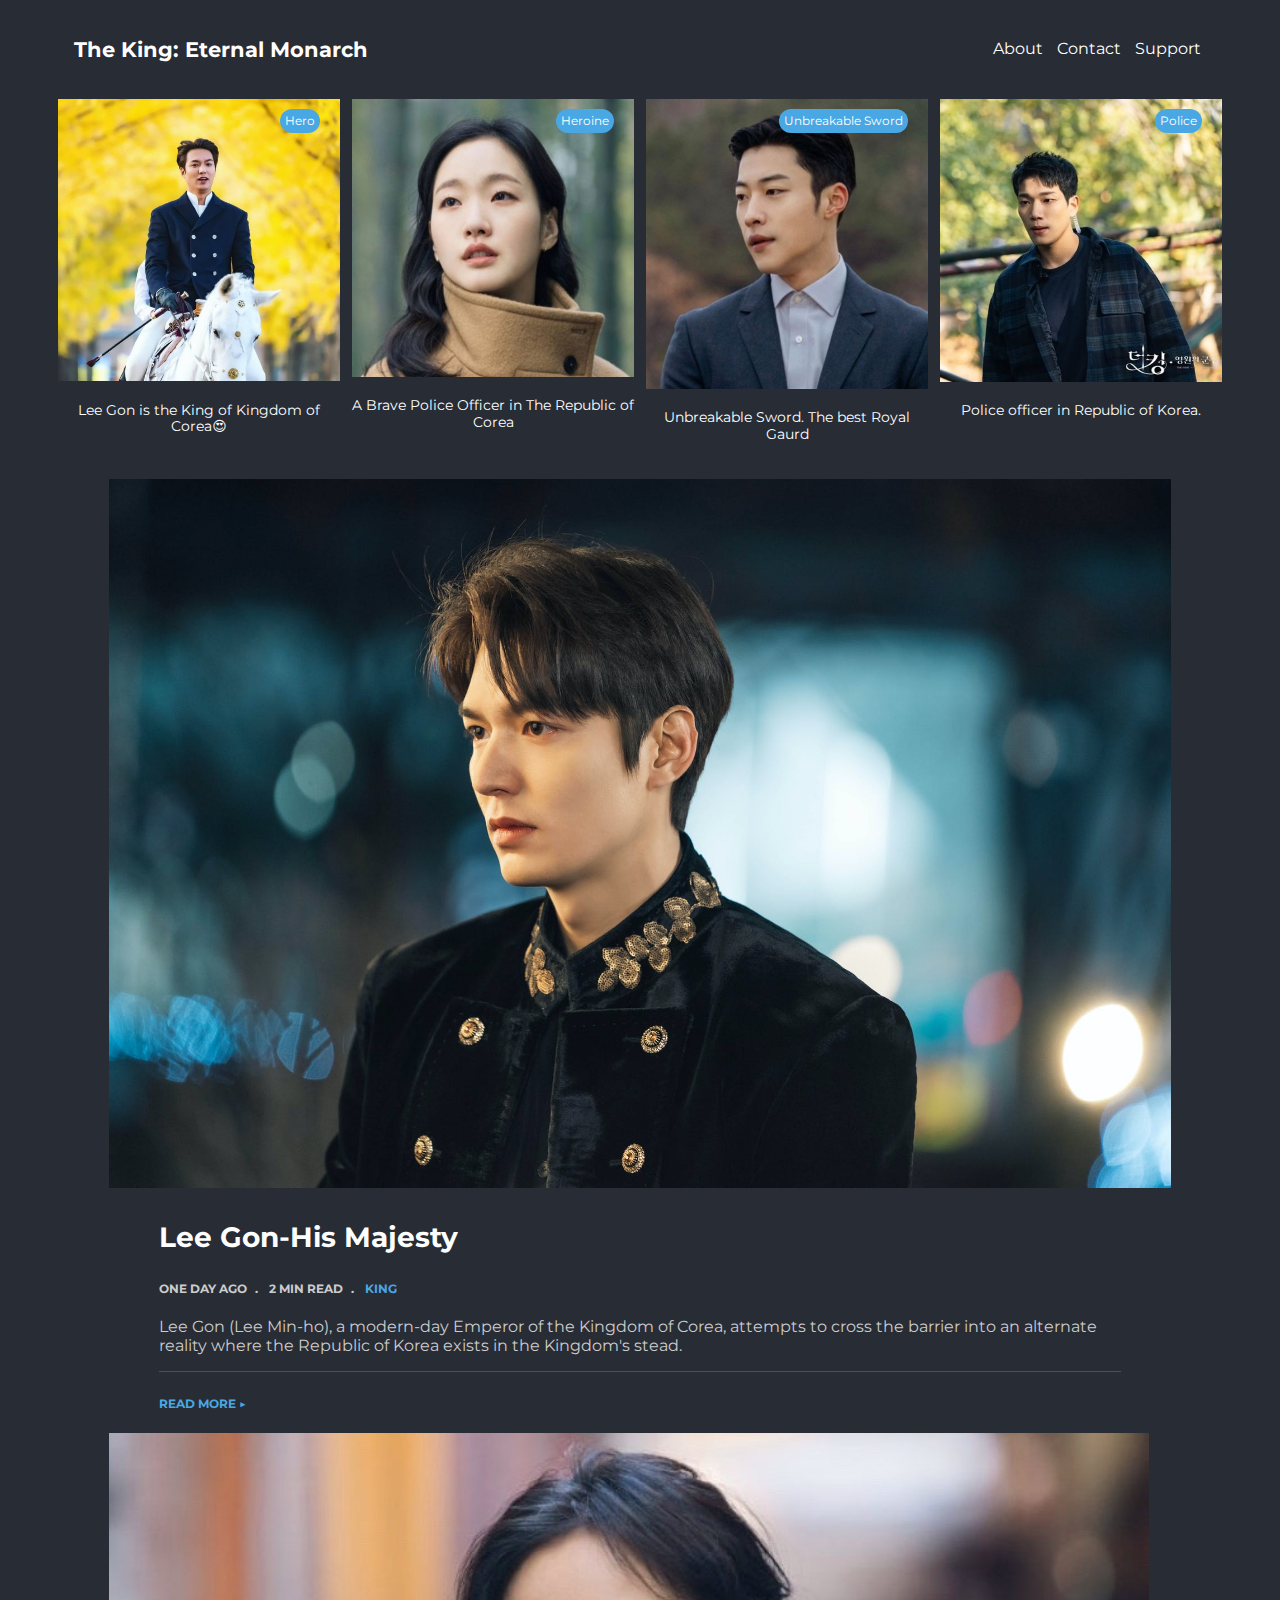
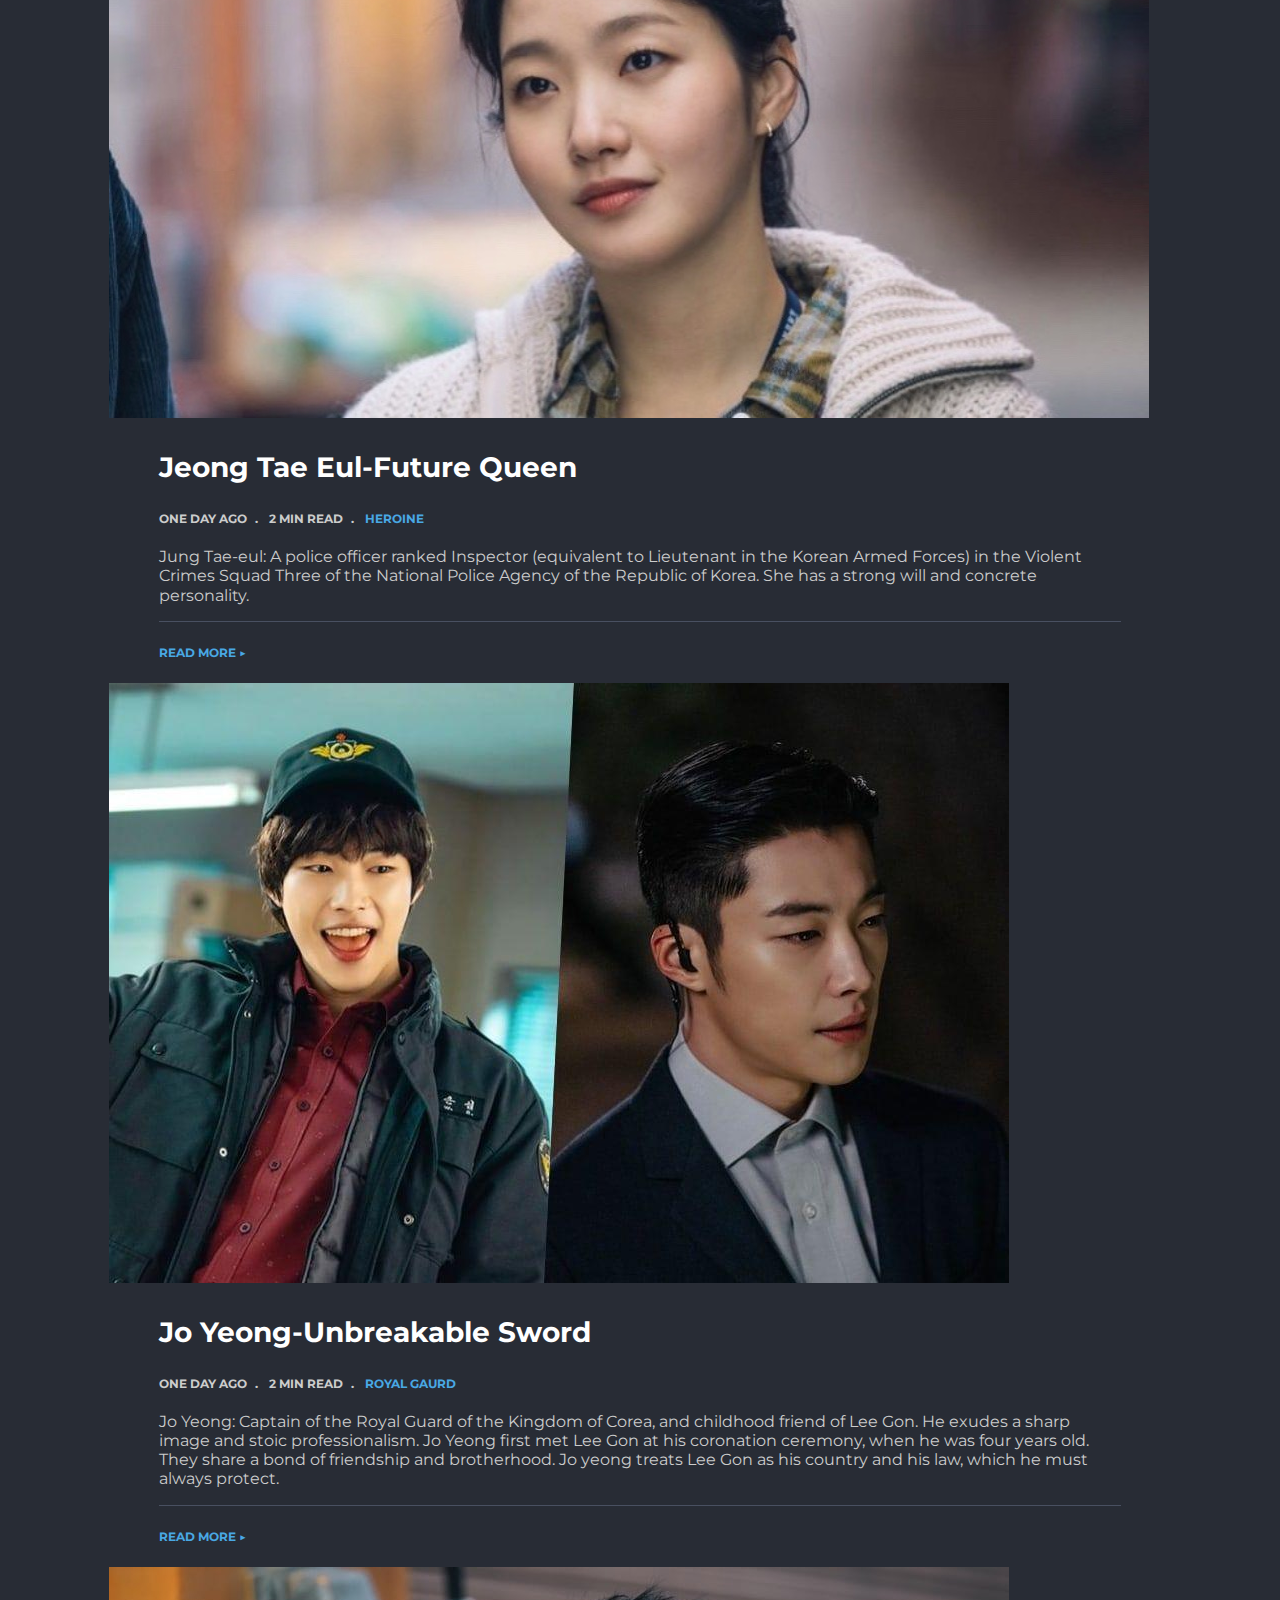
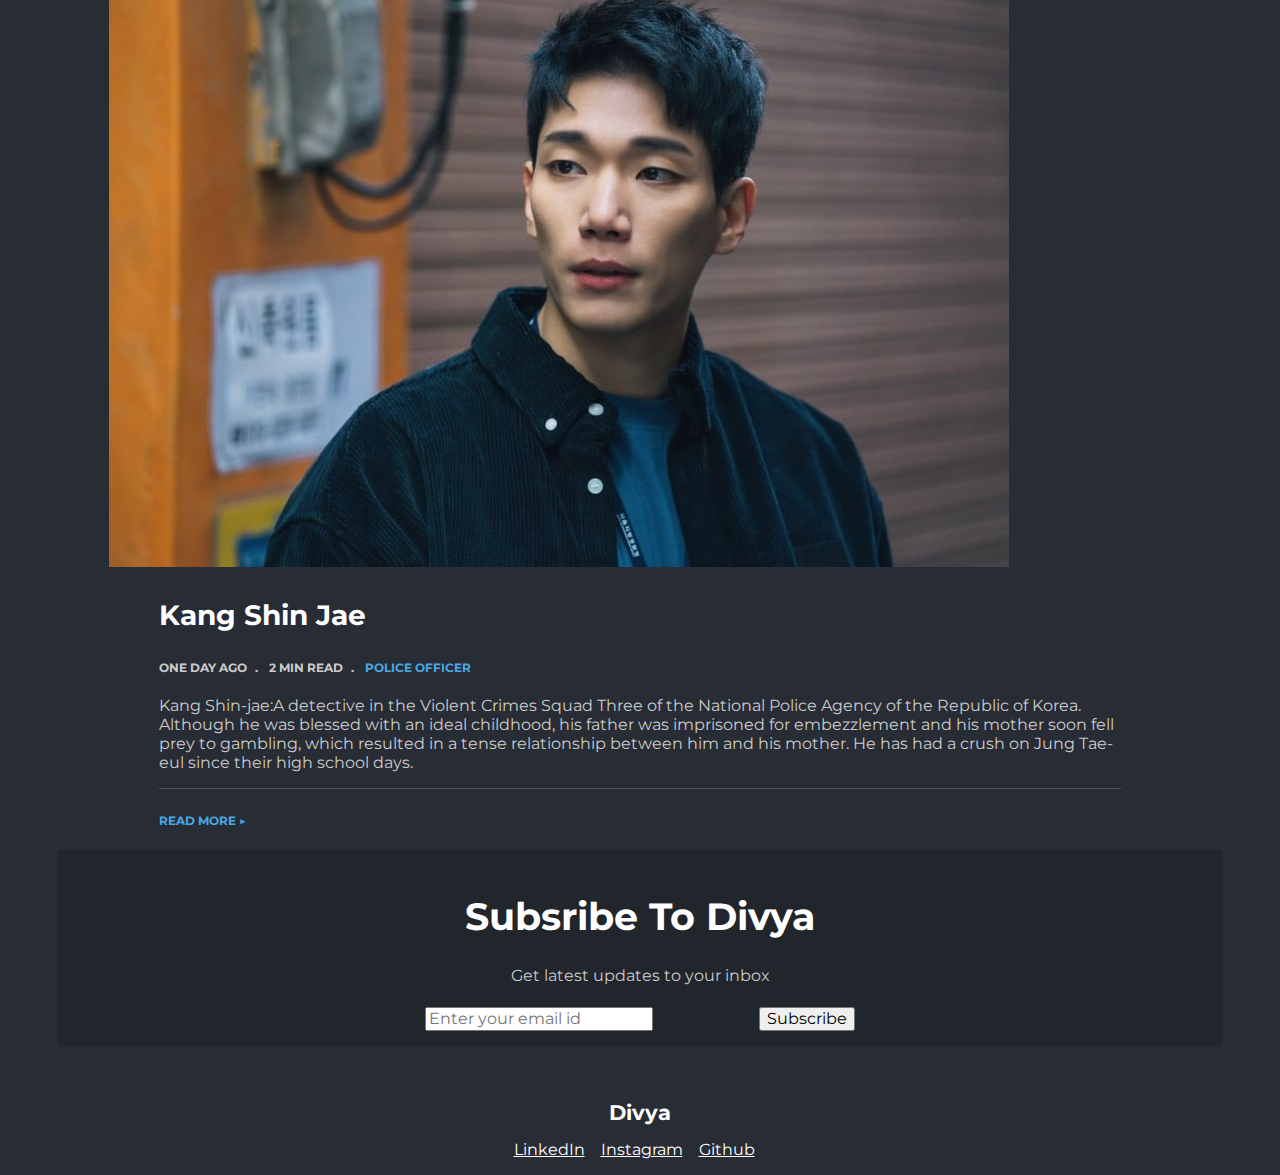
<file: index.html>
<!DOCTYPE html>
<html>
	<head>
		<meta charset="utf-8">
		<title>Personal Blog</title>
		<meta name="viewport" content="width=device-width, initial-scale=1.0" />
		<meta http-equiv="X-UA-Compatible" content="ie=edge" />
		<link
      href="https://fonts.googleapis.com/css?family=Montserrat:400,600,700&display=swap"
      rel="stylesheet"
    />
    <link rel="stylesheet" href="assets/styles/main.css" />
	</head>
	<body>
		<header class="header">
		   <nav class="nav">
		   <a href="/" class="logo">
		   	 The King: Eternal Monarch
		   </a>
		   <div class="nav-links">
	          <a href="#">About</a>
	          <a href="#">Contact</a>
	          <a href="#">Support</a>
           </div>
           </nav>
       </header>

       <section class="featured">
       	  <div class="featured__post">
	       	  <a href="post.html">
	       	  	<figure>
	       	  		<span class="tag">
	       	  			Hero
	       	  		</span>
	       	  		<img src="assets/images/image1.jpg" alt="Lee Gon-His Majesty">
	       	  		<figcaption>
	       	  			Lee Gon is the King of Kingdom of Corea😍
	       	  		</figcaption>
	       	  	</figure>
	       	  </a>
	       </div>
	       <div class="featured__post">
	       	  <a href="post.html">
	       	  	<figure>
	       	  		<span class="tag">
	       	  			Heroine
	       	  		</span>
	       	  		<img src="assets/images/image2.jpg" alt="Joeng Tae Eul">
	       	  		<figcaption>
	       	  			A Brave Police Officer in The Republic of Corea
	       	  		</figcaption>
	       	  	</figure>
	       	  </a>
	       	</div>
	       	  <div class="featured__post">
	       	  <a href="post.html">
	       	  	<figure>
	       	  		<span class="tag">
	       	  			Unbreakable Sword
	       	  		</span>
	       	  		<img src="assets/images/image3.jpg" alt="Yeong">
	       	  		<figcaption>
	       	  			Unbreakable Sword. The best Royal Gaurd
	       	  		</figcaption>
	       	  	</figure>
	       	  </a>
	       </div>
	       <div class="featured__post">
	       	  <a href="post.html">
	       	  	<figure>
	       	  		<span class="tag">
	       	  			Police
	       	  		</span>
	       	  		<img src="assets/images/image4.jpg" alt="Shin Jae">
	       	  		<figcaption>
	       	  			Police officer in Republic of Korea.
	       	  		</figcaption>
	       	  	</figure>
	       	  </a>
	       </div>
       </section>

       <section class="blog-posts">
       		<div class="blog-post__intro">
       			<a href="post.html">
       				<header>
       					<img src="assets/images/image7.jpg" alt="Lee Gon-His Majesty">
       					<h3 class="post-title">Lee Gon-His Majesty</h3>
			            <p class="post-metadata">
			              <span class="post-date">One Day Ago</span>
			              <span class="post-reading-duration">2 min read</span>
			              <span class="post-category">King</span>
			            </p>
       				</header>
       				<p class="post-content-intro">
            			Lee Gon (Lee Min-ho), a modern-day Emperor of the Kingdom of Corea, attempts to cross the barrier into an alternate reality where the Republic of Korea exists in the Kingdom's stead. 
          			</p>
       			</a>
       			 <a href="./post.html" class="read-more">Read more &#9654;</a>
       		</div>

       		<div class="blog-post__intro">
       			<a href="post.html">
       				<header>
       					<img src="assets/images/image6.jpg" alt="Jeong Tae Eul">
       					<h3 class="post-title">Jeong Tae Eul-Future Queen</h3>
			            <p class="post-metadata">
			              <span class="post-date">One Day Ago</span>
			              <span class="post-reading-duration">2 min read</span>
			              <span class="post-category">Heroine</span>
			            </p>
       				</header>
       				<p class="post-content-intro">
            			Jung Tae-eul: A police officer ranked Inspector (equivalent to Lieutenant in the Korean Armed Forces) in the Violent Crimes Squad Three of the National Police Agency of the Republic of Korea. She has a strong will and concrete personality.
          			</p>
       			</a>
       			 <a href="./post.html" class="read-more">Read more &#9654;</a>
       		</div>

       		<div class="blog-post__intro">
       			<a href="post.html">
       				<header>
       					<img src="assets/images/image8.jpg" alt="Jo Yeong">
       					<h3 class="post-title">Jo Yeong-Unbreakable Sword</h3>
			            <p class="post-metadata">
			              <span class="post-date">One Day Ago</span>
			              <span class="post-reading-duration">2 min read</span>
			              <span class="post-category">Royal Gaurd</span>
			            </p>
       				</header>
       				<p class="post-content-intro">
						Jo Yeong: Captain of the Royal Guard of the Kingdom of Corea, and childhood friend of Lee Gon. He exudes a sharp image and stoic professionalism. Jo Yeong first met Lee Gon at his coronation ceremony, when he was four years old. They share a bond of friendship and brotherhood. Jo yeong treats Lee Gon as his country and his law, which he must always protect.
          			</p>
       			</a>
       			 <a href="./post.html" class="read-more">Read more &#9654;</a>
       		</div>

       		<div class="blog-post__intro">
       			<a href="post.html">
       				<header>
       					<img src="assets/images/image5.jpg" alt="Jeong Tae Eul">
       					<h3 class="post-title">Kang Shin Jae</h3>
			            <p class="post-metadata">
			              <span class="post-date">One Day Ago</span>
			              <span class="post-reading-duration">2 min read</span>
			              <span class="post-category">Police Officer</span>
			            </p>
       				</header>
       				<p class="post-content-intro">
            			Kang Shin-jae:A detective in the Violent Crimes Squad Three of the National Police Agency of the Republic of Korea. Although he was blessed with an ideal childhood, his father was imprisoned for embezzlement and his mother soon fell prey to gambling, which resulted in a tense relationship between him and his mother. He has had a crush on Jung Tae-eul since their high school days.
          			</p>
       			</a>
       			 <a href="./post.html" class="read-more">Read more &#9654;</a>
       		</div>
       </section>

      
       	<section class="subscription-callout">
       		<h3>Subsribe To Divya</h3>
       		<p>Get latest updates to your inbox</p>
       	   <input type="email" placeholder="Enter your email id">
       		<button>Subscribe</button>	
       	</section>

       	<footer class="footer">
       		<a href="/" class="logo">Divya</a>
       		<div class="social-links">
        <a href="https://www.linkedin.com/in/kampalli-divya-17032000/">LinkedIn</a>
        <a href="https://www.instagram.com/_divya_chowdary_/">Instagram</a>
        <a href="https://github.com/DivyaKampalli">Github</a>
      </div>
       	</footer>
       

	</body>
</html>
</file>
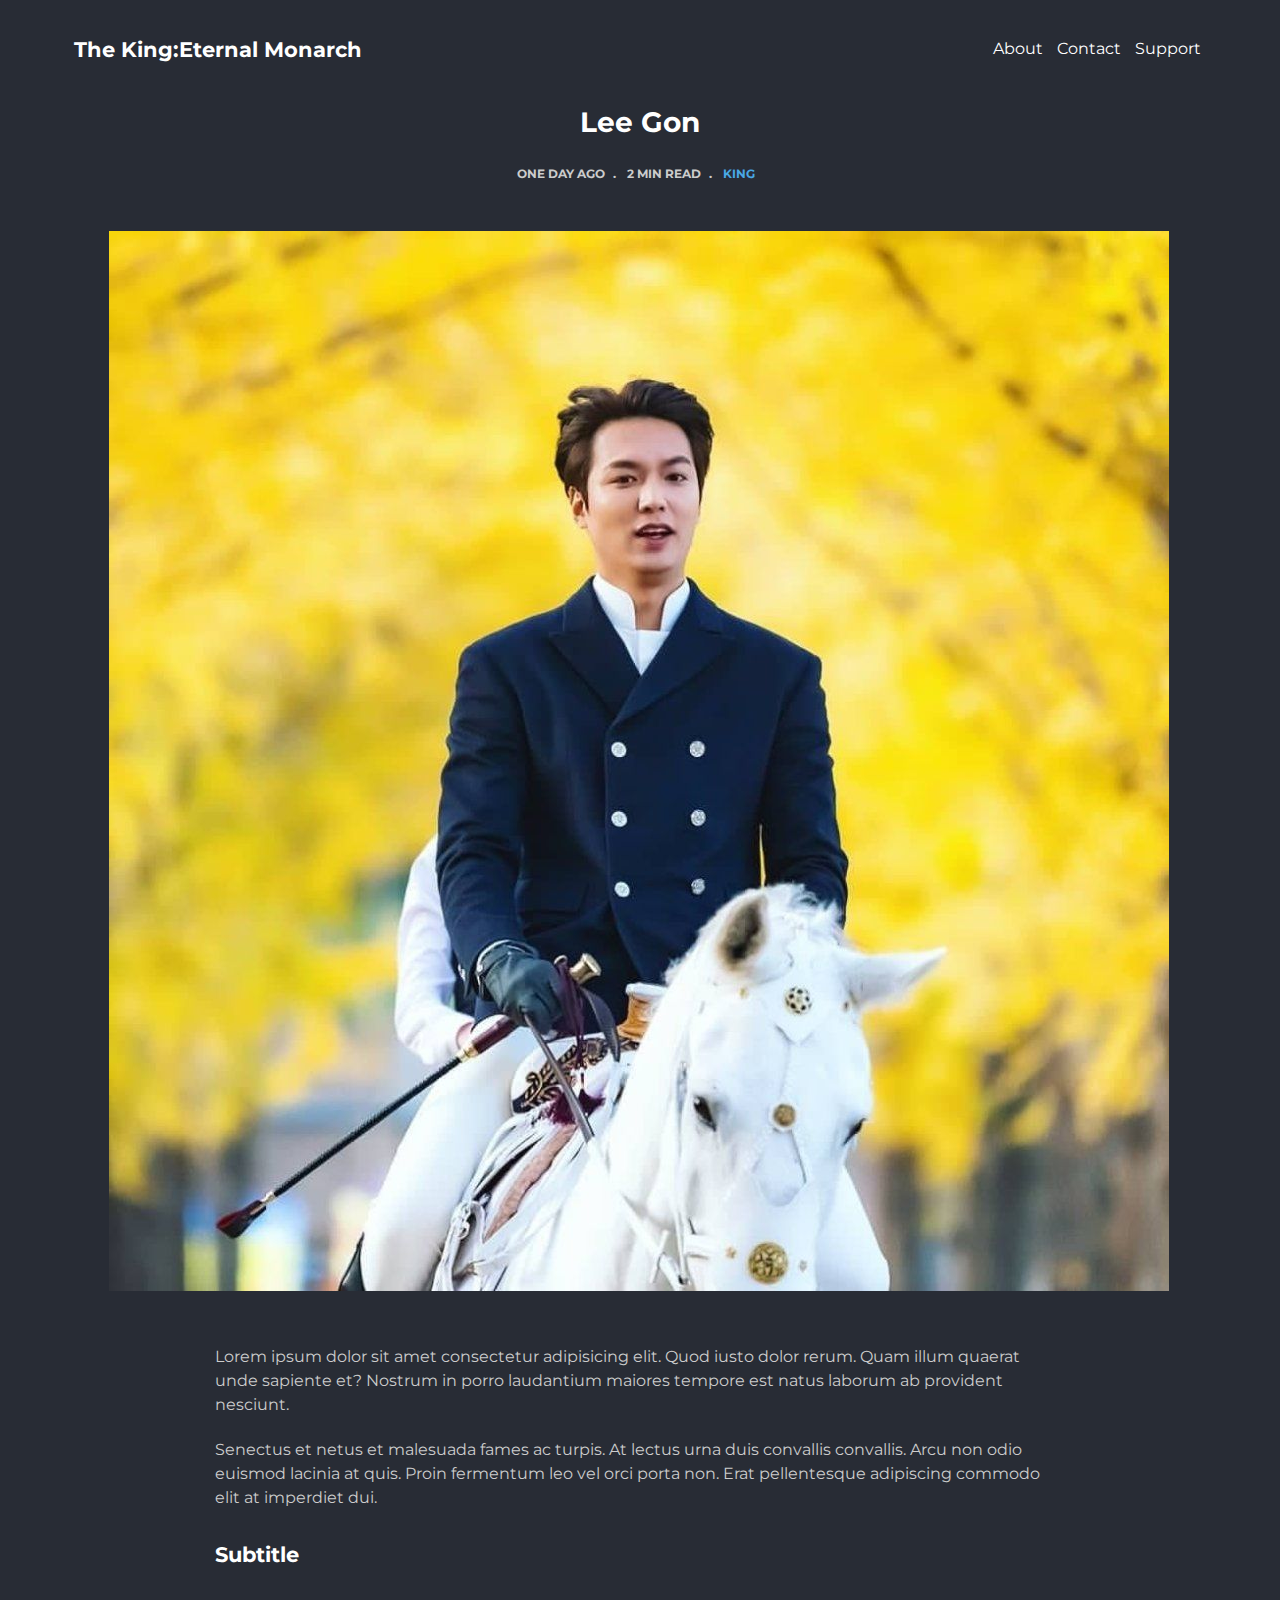
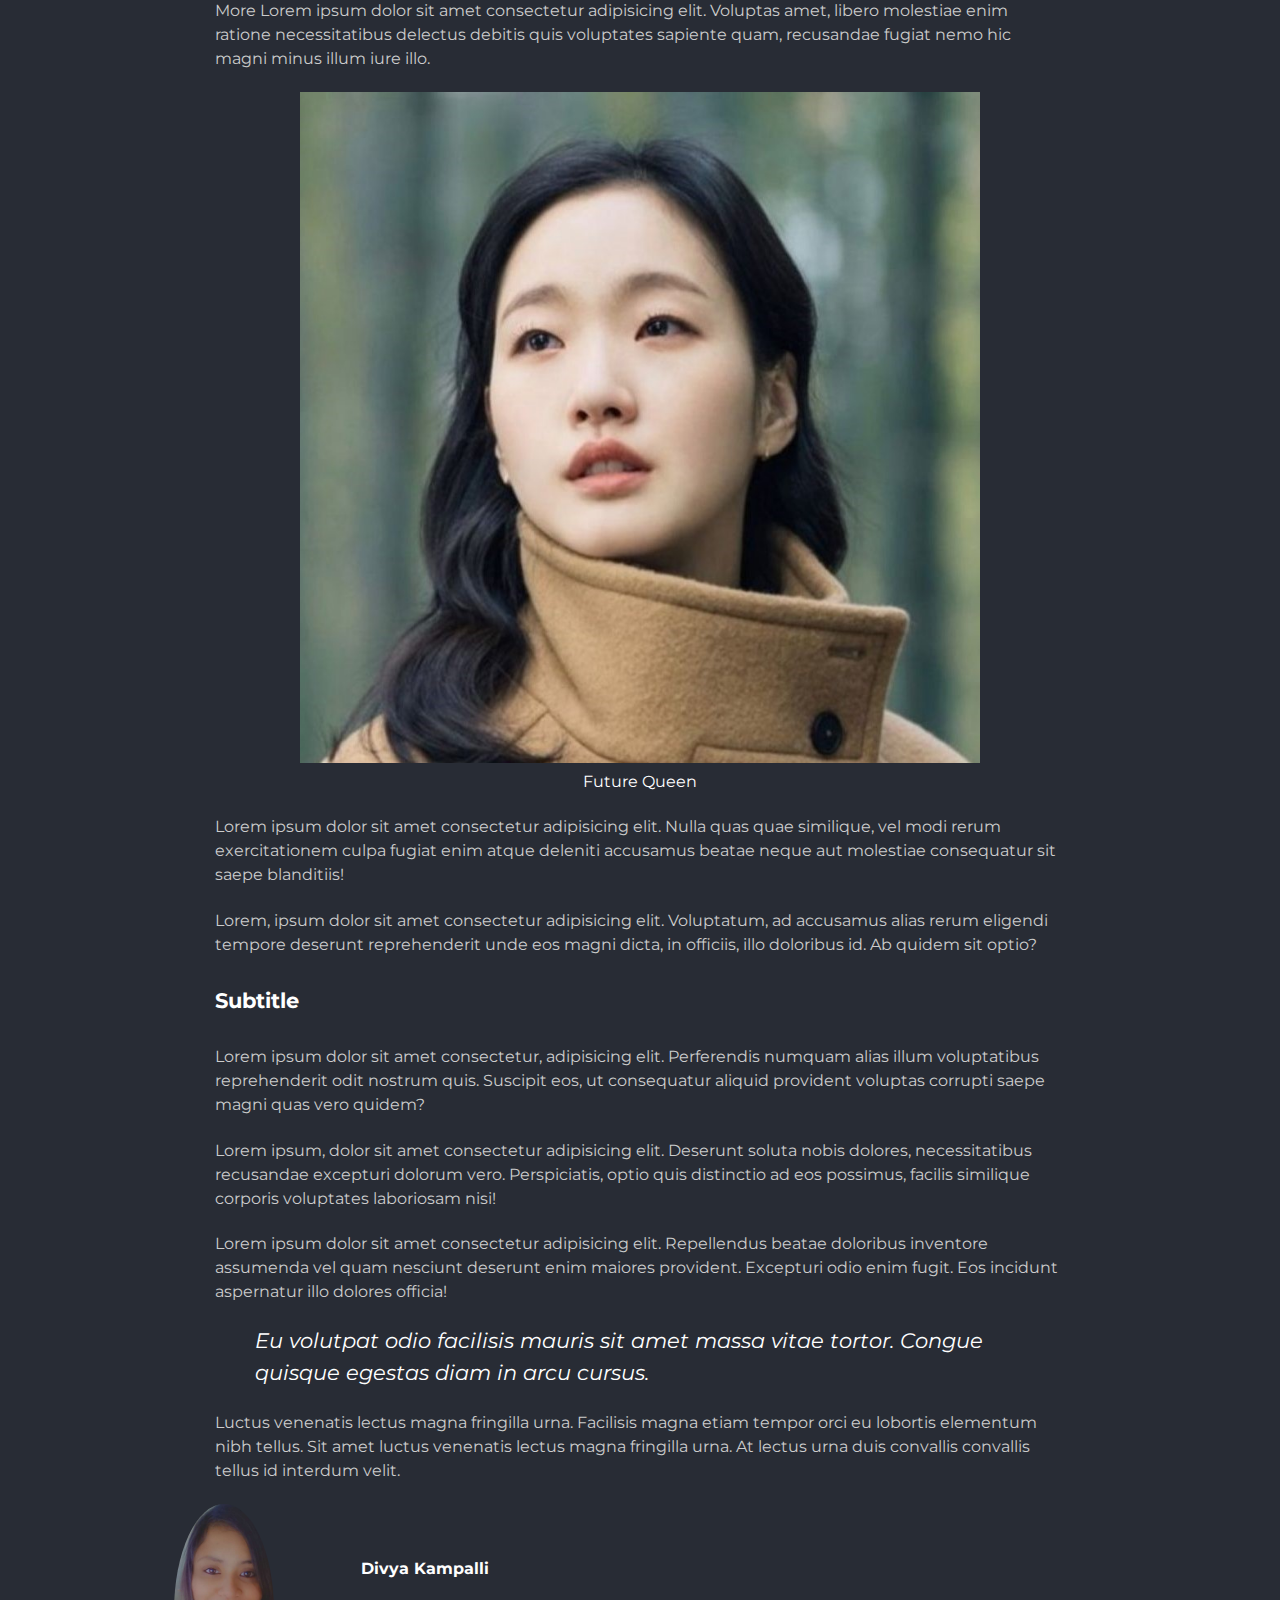
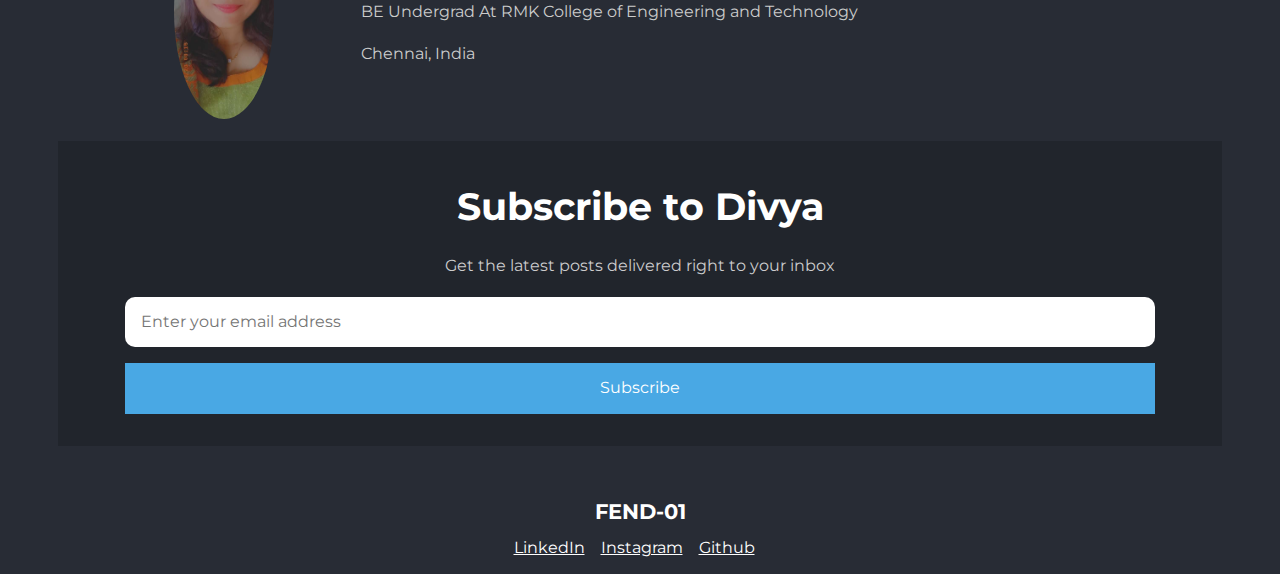
<file: post.html>
<!DOCTYPE html>
<html lang="en">
  <head>
    <meta charset="UTF-8" />
    <meta name="viewport" content="width=device-width, initial-scale=1.0" />
    <meta http-equiv="X-UA-Compatible" content="ie=edge" />
    <title>FEND-01 - Personal Blog - Post title</title>
    <link
      href="https://fonts.googleapis.com/css?family=Montserrat:400,600,700&display=swap"
      rel="stylesheet"
    />
    <link rel="stylesheet" href="./assets/styles/main.css" />
    <link rel="stylesheet" href="./assets/styles/post.css" />
  </head>
  <body>
    <header class="header">
      <nav class="nav">
        <a href="./index.html" class="logo">
          The King:Eternal Monarch
        </a>

        <div class="nav-links">
          <a href="#">About</a>
          <a href="#">Contact</a>
          <a href="#">Support</a>
        </div>
      </nav>
    </header>

    <article class="blog-post__intro">
      <header>
        <h1 class="post-title">Lee Gon</h1>
        <p class="post-metadata">
          <span class="post-date">One day ago</span>
          <span class="post-reading-duration">2 min read</span>
          <span class="post-category">King</span>
        </p>
        <img
          src="assets/images/image1.jpg"
          alt="Lee Min ho as Lee Gon"
        />
      </header>

      <section>
        <p>
          Lorem ipsum dolor sit amet consectetur adipisicing elit. Quod iusto
          dolor rerum. Quam illum quaerat unde sapiente et? Nostrum in porro
          laudantium maiores tempore est natus laborum ab provident nesciunt.
        </p>

        <p>
          Senectus et netus et malesuada fames ac turpis. At lectus urna duis
          convallis convallis. Arcu non odio euismod lacinia at quis. Proin
          fermentum leo vel orci porta non. Erat pellentesque adipiscing commodo
          elit at imperdiet dui.
        </p>
      </section>

      <section>
        <h3>Subtitle</h3>

        <p>
          More Lorem ipsum dolor sit amet consectetur adipisicing elit. Voluptas
          amet, libero molestiae enim ratione necessitatibus delectus debitis
          quis voluptates sapiente quam, recusandae fugiat nemo hic magni minus
          illum iure illo.
        </p>

        <figure>
          <img
            src="assets/images/image2.jpg"
            alt="Jeong Tae Eul"
          />
          <figcaption>
            Future Queen 
          </figcaption>
        </figure>

        <p>
          Lorem ipsum dolor sit amet consectetur adipisicing elit. Nulla quas
          quae similique, vel modi rerum exercitationem culpa fugiat enim atque
          deleniti accusamus beatae neque aut molestiae consequatur sit saepe
          blanditiis!
        </p>

        <p>
          Lorem, ipsum dolor sit amet consectetur adipisicing elit. Voluptatum,
          ad accusamus alias rerum eligendi tempore deserunt reprehenderit unde
          eos magni dicta, in officiis, illo doloribus id. Ab quidem sit optio?
        </p>
      </section>

      <section>
        <h3>Subtitle</h3>

        <p>
          Lorem ipsum dolor sit amet consectetur, adipisicing elit. Perferendis
          numquam alias illum voluptatibus reprehenderit odit nostrum quis.
          Suscipit eos, ut consequatur aliquid provident voluptas corrupti saepe
          magni quas vero quidem?
        </p>

        <p>
          Lorem ipsum, dolor sit amet consectetur adipisicing elit. Deserunt
          soluta nobis dolores, necessitatibus recusandae excepturi dolorum
          vero. Perspiciatis, optio quis distinctio ad eos possimus, facilis
          similique corporis voluptates laboriosam nisi!
        </p>

        <p>
          Lorem ipsum dolor sit amet consectetur adipisicing elit. Repellendus
          beatae doloribus inventore assumenda vel quam nesciunt deserunt enim
          maiores provident. Excepturi odio enim fugit. Eos incidunt aspernatur
          illo dolores officia!
        </p>

        <blockquote>
          <p>
            Eu volutpat odio facilisis mauris sit amet massa vitae tortor.
            Congue quisque egestas diam in arcu cursus.
          </p>
        </blockquote>

        <p>
          Luctus venenatis lectus magna fringilla urna. Facilisis magna etiam
          tempor orci eu lobortis elementum nibh tellus. Sit amet luctus
          venenatis lectus magna fringilla urna. At lectus urna duis convallis
          convallis tellus id interdum velit.
        </p>
      </section>
    </article>

    <section class="author-details">
      <img
        src="./assets/images/author.jpg"
        alt="Author's professional headshot"
        class="author-avatar"
      />

      <div>
        <p class="author-name">
          Divya Kampalli
        </p>
        <p class="author-bio">
          BE Undergrad At RMK College of Engineering and Technology
        </p>
        <p class="author-location">
          Chennai, India
        </p>
      </div>
    </section>

    <section class="subscription-callout">
      <h3>Subscribe to Divya</h3>
      <p>
        Get the latest posts delivered right to your inbox
      </p>

      <div class="email-field">
        <input type="email" placeholder="Enter your email address" />
        <button>Subscribe</button>
      </div>
    </section>

    <footer class="footer">
      <a href="/" class="logo">
        FEND-01
      </a>

      <div class="social-links">
        <a href="https://www.linkedin.com/in/kampalli-divya-17032000/">LinkedIn</a>
        <a href="https://www.instagram.com/_divya_chowdary_/">Instagram</a>
        <a href="https://github.com/DivyaKampalli">Github</a>
      </div>
    </footer>
  </body>
</html>
</file>
<file: assets/styles/post.css>
.blog-post__intro header *:not(img) {
  text-align: center;
}

.blog-post__intro header img {
  margin-bottom: var(--size-scale-2);
  margin-top: var(--size-scale-2);
}

.blog-post__intro section {
  color: var(--gray);
  line-height: 1.5;
  padding: 0 var(--size-scale-1);
}

.blog-post__intro h3 {
  color: var(--white);
  font-size: var(--size-scale-1);
}

.blog-post__intro section figure {
  margin: 0 auto;
  width: 80%;
}

.blog-post__intro section figcaption {
  color: var(--white);
  text-align: center;
}

.author-details {
  color: var(--gray);
  padding: 0 var(--size-scale-1);
}

.author-details .author-avatar {
  border-radius: 100%;
}

.author-details .author-name {
  color: var(--white);
  font-weight: 700;
}

.author-details .author-bio {
  line-height: 1.5;
}

@media (min-width: 768px) {
  .blog-post__intro > section,
  .author-details {
    margin: 0 auto;
    width: 80%;
  }

  .author-details {
    align-items: center;
    display: flex;
    justify-content: space-between;
  }

  .author-details .author-avatar {
    width: 100px;
  }

  .author-details > div {
    flex-basis: 80%;
  }
}
</file>
<file: assets/styles/main.css>
@import url("./normalize.min.css");
@import url("./global.css");
@import url("./header.css");

.featured__post{
	position: relative;
	text-align: center;
}

.featured__post .tag{
  background-color: var(--light-blue);
  border-radius: 25px;
  font-size: 0.75rem;
  right: 40px;
  padding: 0.317rem;
  position: absolute;
  top: 10px;
}

.featured__post img {
  width: 250px;
}

.featured__post figcaption {
  font-size: 0.875rem;
  margin: var(--base-rem) auto;
}

.blog-post__intro .post-title,
.blog-post__intro .post-metadata,
.blog-post__intro .post-content-intro,
.blog-post__intro .read-more,
.subscription-callout > * {
  margin-left: var(--base-rem);
}

.blog-post__intro {
  margin: var(--size-scale-1) auto;
}

.blog-post__intro .post-title {
  font-size: var(--size-scale-1);
}

.blog-post__intro .post-metadata {
  color: var(--gray);
  font-size: 0.75rem;
  font-weight: 700;
  text-transform: uppercase;
}

.blog-post__intro .post-metadata * {
  padding-right: 0.5rem;
}

.blog-post__intro .post-metadata *:not(:last-child)::after {
  content: ".";
  padding-left: 0.5rem;
  transform: translateY(-3px);
}

.blog-post__intro .post-category {
  color: var(--light-blue);
}

.blog-post__intro .post-content-intro {
  color: var(--gray);
  border-bottom: 1px solid var(--neutral-gray);
  line-height: 1.2;
  padding-bottom: var(--base-rem);
}

.blog-post__intro .read-more {
  color: var(--light-blue);
  font-size: 0.75rem;
  font-weight: 700;
  text-transform: uppercase;
}

.subscription-callout {
  background-color: var(--black);
  margin: var(--size-scale-1) 0;
  padding: var(--base-rem);
  text-align: center;
}

.subscription-callout > p {
  color: var(--gray);
}

.email-field {
  display: flex;
  flex-direction: column;
}

.email-field input {
  border: 0;
  border-radius: 10px;
  outline: 0;
  padding: var(--base-rem);
}

.email-field button {
  background: var(--light-blue);
  border: 0;
  color: var(--white);
  margin: var(--base-rem) 0;
  padding: var(--base-rem);
}

.footer {
  align-items: center;
  display: flex;
  flex-direction: column;
  padding: var(--base-rem);
}

.social-links a {
  text-decoration: underline;
  padding-right: 0.75rem;
}

@media (min-width: 768px) {
  .header {
    padding: 0 var(--base-rem);
  }

  .nav {
    align-items: center;
    display: flex;
    justify-content: space-between;
  }

  .featured {
    display: grid;
    grid-gap: 0.75rem;
    grid-template-columns: repeat(4, 1fr);
    margin: var(--size-scale-1) auto;
  }

  .featured__post .tag {
    right: 10px;
  }

  .featured__post img {
    width: auto;
  }

  .blog-post__intro {
    margin: var(--size-scale-1) var(--size-scale-3);
  }

  .blog-post__intro .post-title {
    font-size: var(--size-scale-2);
  }

  .blog-post__intro .post-title,
  .blog-post__intro .post-metadata,
  .blog-post__intro .post-content-intro,
  .blog-post__intro .read-more,
  .subscription-callout > * {
    margin-left: var(--size-scale-4);
    margin-right: var(--size-scale-4);
  }
}

@media (min-width: 1024px) {
  .blog-post__intro {
    margin: var(--size-scale-1) var(--size-scale-4);
  }
}

@media (min-width: 1200px) {
  .featured__post .tag {
    right: 20px;
  }
}
</file>
